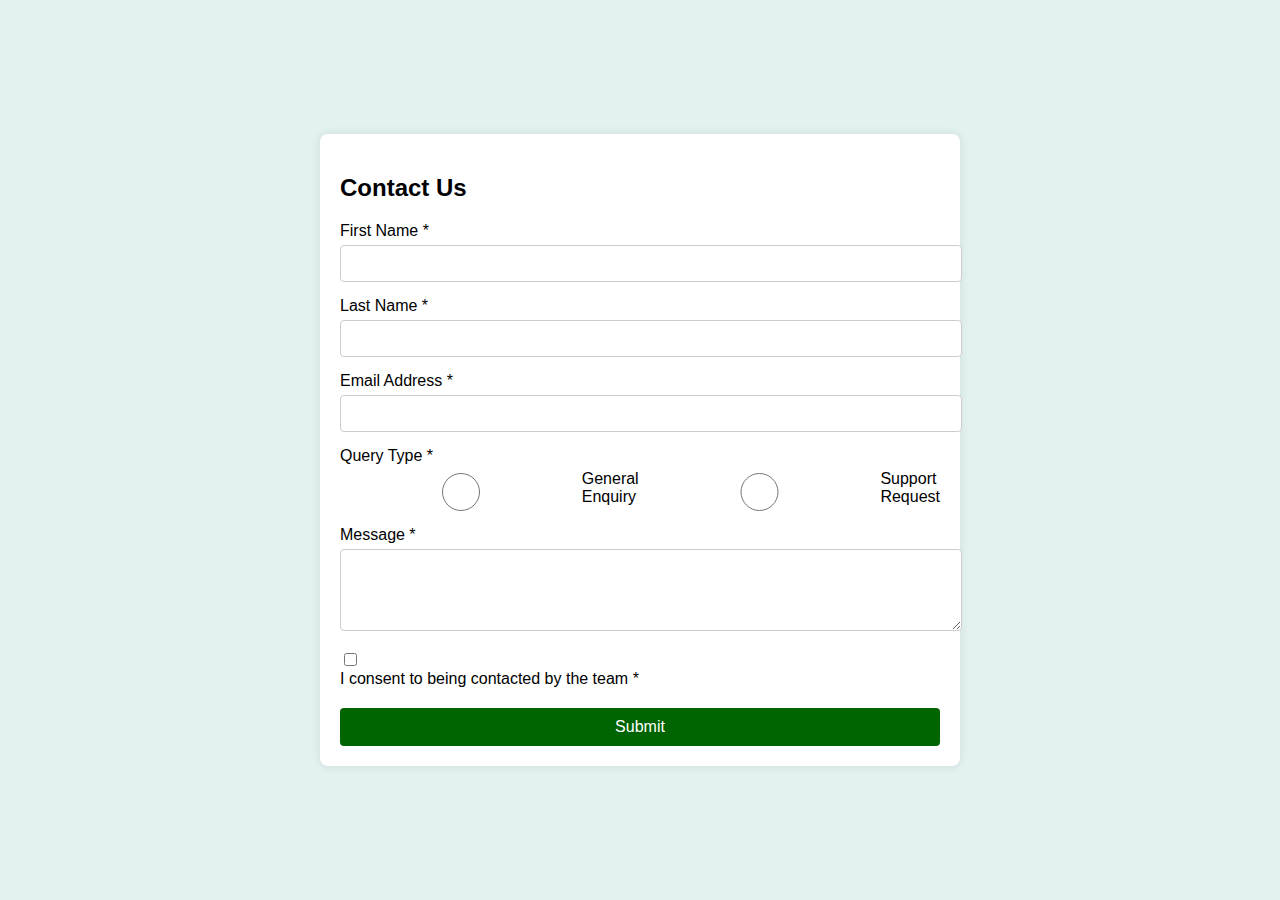
<file: contact form/index.html>
<!DOCTYPE html>
<html lang="en">
<head>
    <meta charset="UTF-8">
    <meta name="viewport" content="width=device-width, initial-scale=1.0">
    <title>Contact Us</title>
    <link rel="stylesheet" href="stylesheet.css">
</head>
<body>
    <div class="container">
        <form class="contact-form" id="contactForm">
            <h2>Contact Us</h2>
            <div class="flex"></div>
            <div class="form-group">
                <label for="firstName">First Name *</label>
                <input type="text" id="firstName" name="firstName" required>
            </div>
            <div class="form-group">
                <label for="lastName">Last Name *</label>
                <input type="text" id="lastName" name="lastName" required>
            </div>
            <div class="form-group">
                <label for="email">Email Address *</label>
                <input type="email" id="email" name="email" required>
            </div>
            <div class="form-group">
                <label>Query Type *</label>
                <div class="radio-group">
                    <input type="radio" id="generalEnquiry" name="queryType" value="General Enquiry" required>
                    <label for="generalEnquiry">General Enquiry</label>
                    <input type="radio" id="supportRequest" name="queryType" value="Support Request" required>
                    <label for="supportRequest">Support Request</label>
                </div>
            </div>
            <div class="form-group">
                <label for="message">Message *</label>
                <textarea id="message" name="message" rows="4" required></textarea>
            </div>
            <div class="form-group">
                <input type="checkbox" id="consent" name="consent" required>
                <label for="consent">I consent to being contacted by the team *</label>
            </div>
            <button type="submit">Submit</button>
        </form>
    </div>
    <script src="script.js"></script>
</body>
</html>
</file>
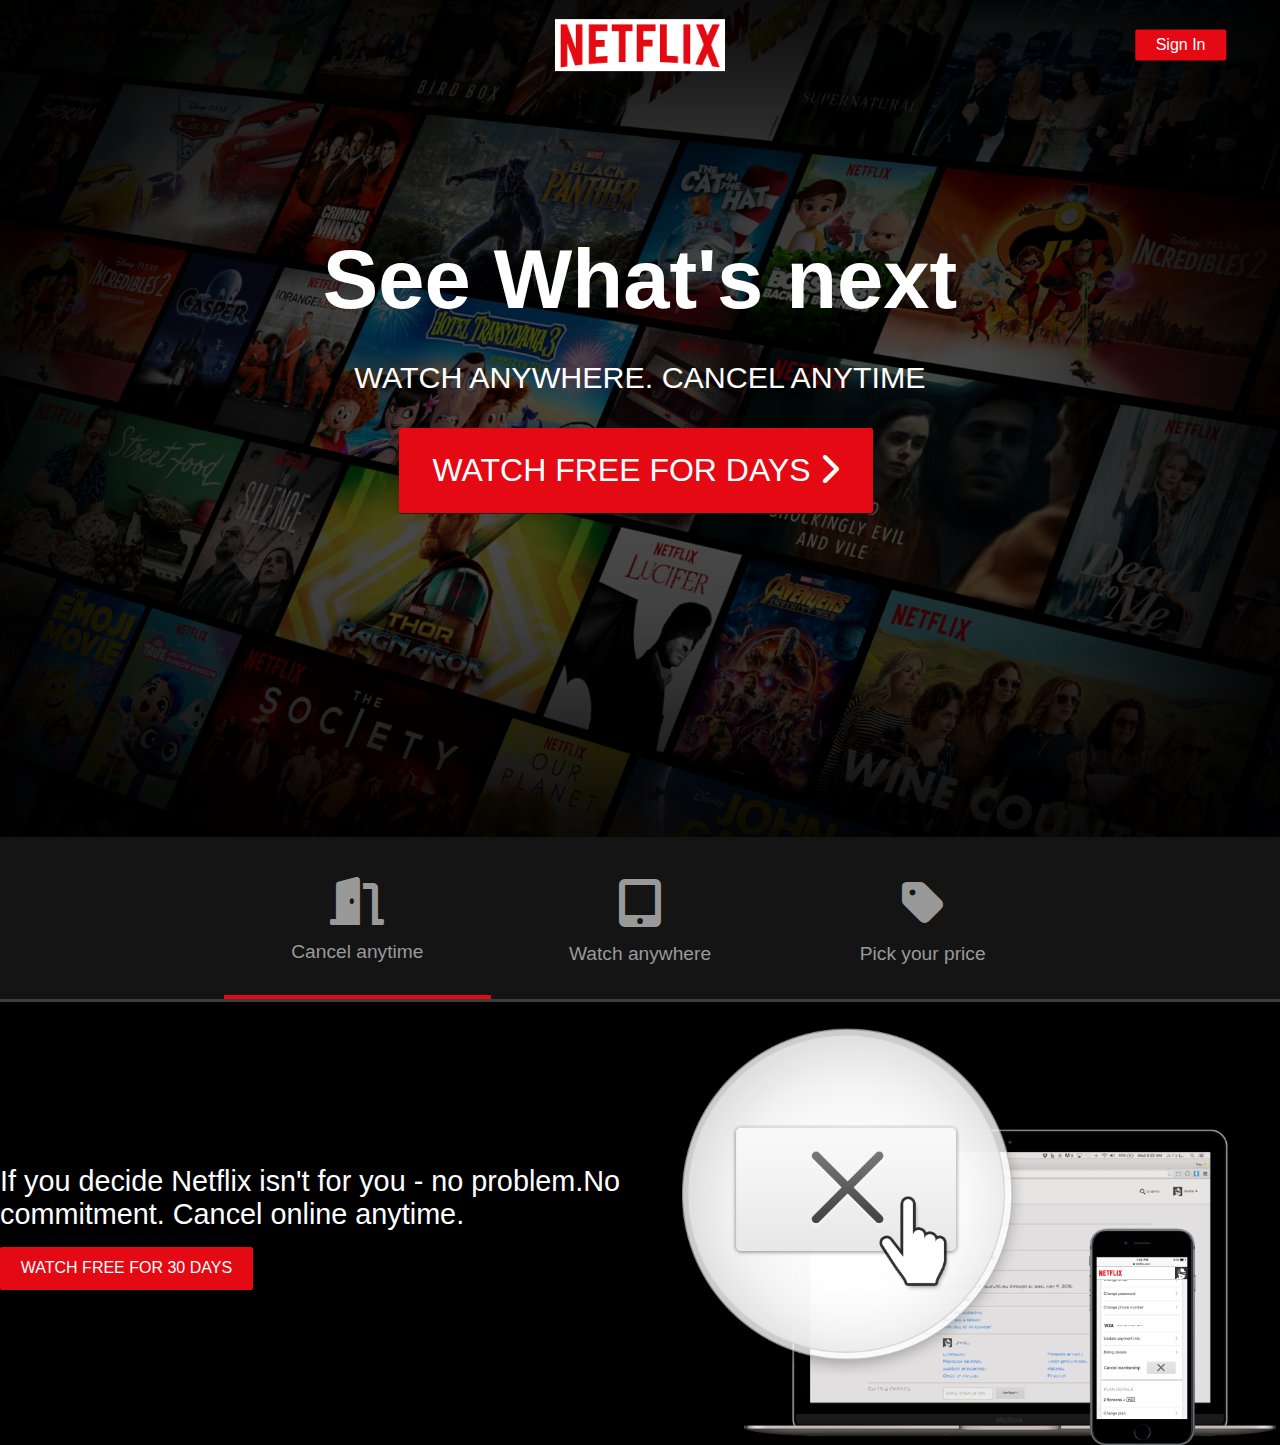
<file: netflix/index.html>
<!DOCTYPE html>
<html lang="en">

<head>
    <meta charset="UTF-8">
    <meta name="viewport" content="width=device-width, initial-scale=1.0">
    <link rel="stylesheet" href="https://cdnjs.cloudflare.com/ajax/libs/font-awesome/6.0.0/css/all.min.css">

    <link rel="stylesheet" href="style.css">
    <title>Netflix - Watch TV Shows Online, Watch Movies Online</title>
</head>

<body>
    <header class="showcase">
        <div class="showcase-top">
            <img src="image/logo2.png" alt="Netflix">
            <a href="#" class="btn btn-rounded">Sign In</a>
        </div>
        <div class="showcase-content">
            <h1>See What's next</h1>
            <p>Watch anywhere. Cancel anytime</p>
            <a href="#" class="btn btn-xl">
                Watch Free For Days <i class="fa-solid fa-chevron-right"></i>
            </a>
        </div>

    </header>

    <section class="tabs">
        <div class="container">
            <div id="tab-1" class="tab-item tab-border">
                <i class="fa-solid fa-door-open fa-3x"></i>
                <p class="hide-sm">Cancel anytime</p>
            </div>
            <div id="tab-2" class="tab-item">
                <i class="fa-solid fa-tablet-screen-button fa-3x"></i>
                <p class="hide-sm">Watch anywhere</p>
            </div>
            <div id="tab-3" class="tab-item">
                <i class="fa-solid fa-tag fa-3x"></i>
                <p class="hide-sm">Pick your price</p>
            </div>
        </div>
    </section>

    <section class="tab-content">
        <div class="conatiner">
            <!-- tab content 1 -->
             <div id="tab-1-content-1" class="tab-content-item show">
                <div class="tab-1-content-inner">
                    <div>
                        <p class="text-lg">
                            If you decide Netflix isn't for you - no problem.No commitment.
                            Cancel online anytime.
                        </p>
                        <a href="#" class="btn btn-lg">Watch free for 30 Days</a>
                    </div>
                    <img src="image/tab-content-1.png" alt="">

                </div>
             </div>
        </div>
    </section>

</body>

</html>
</file>
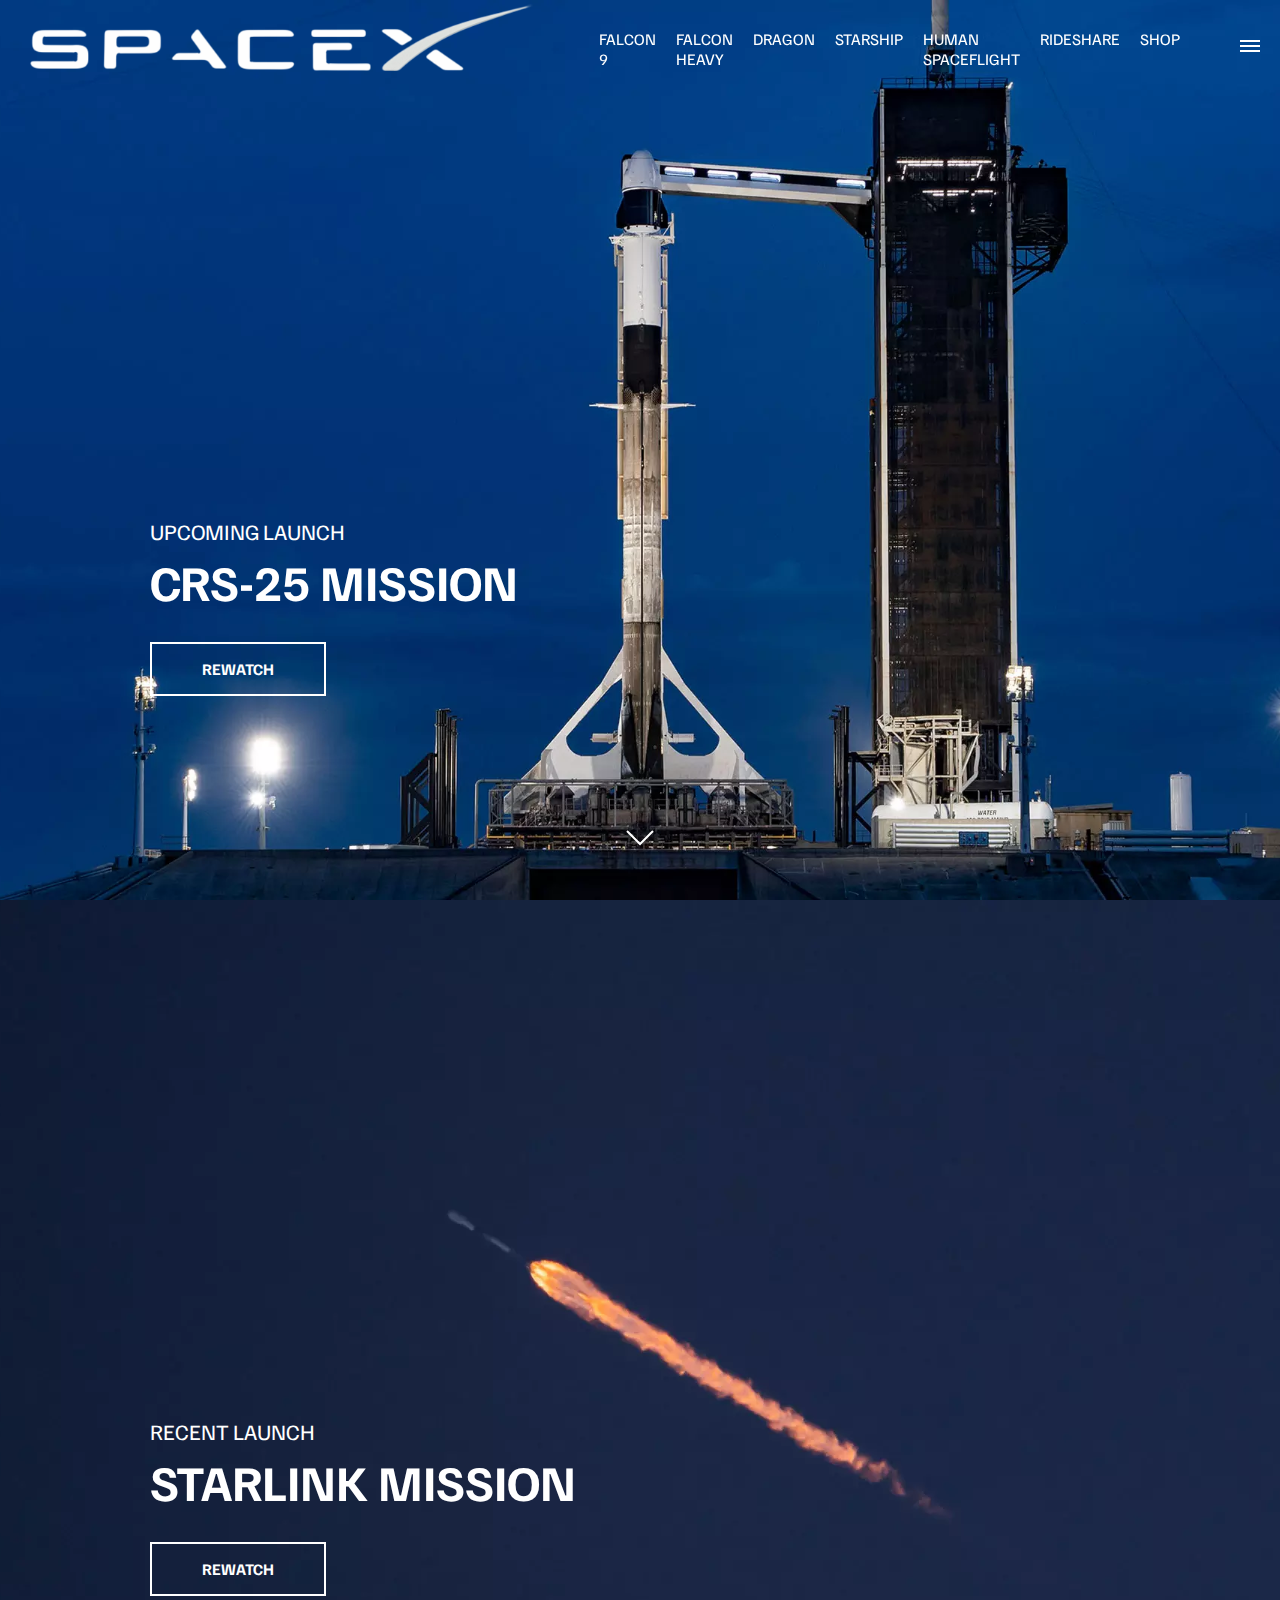
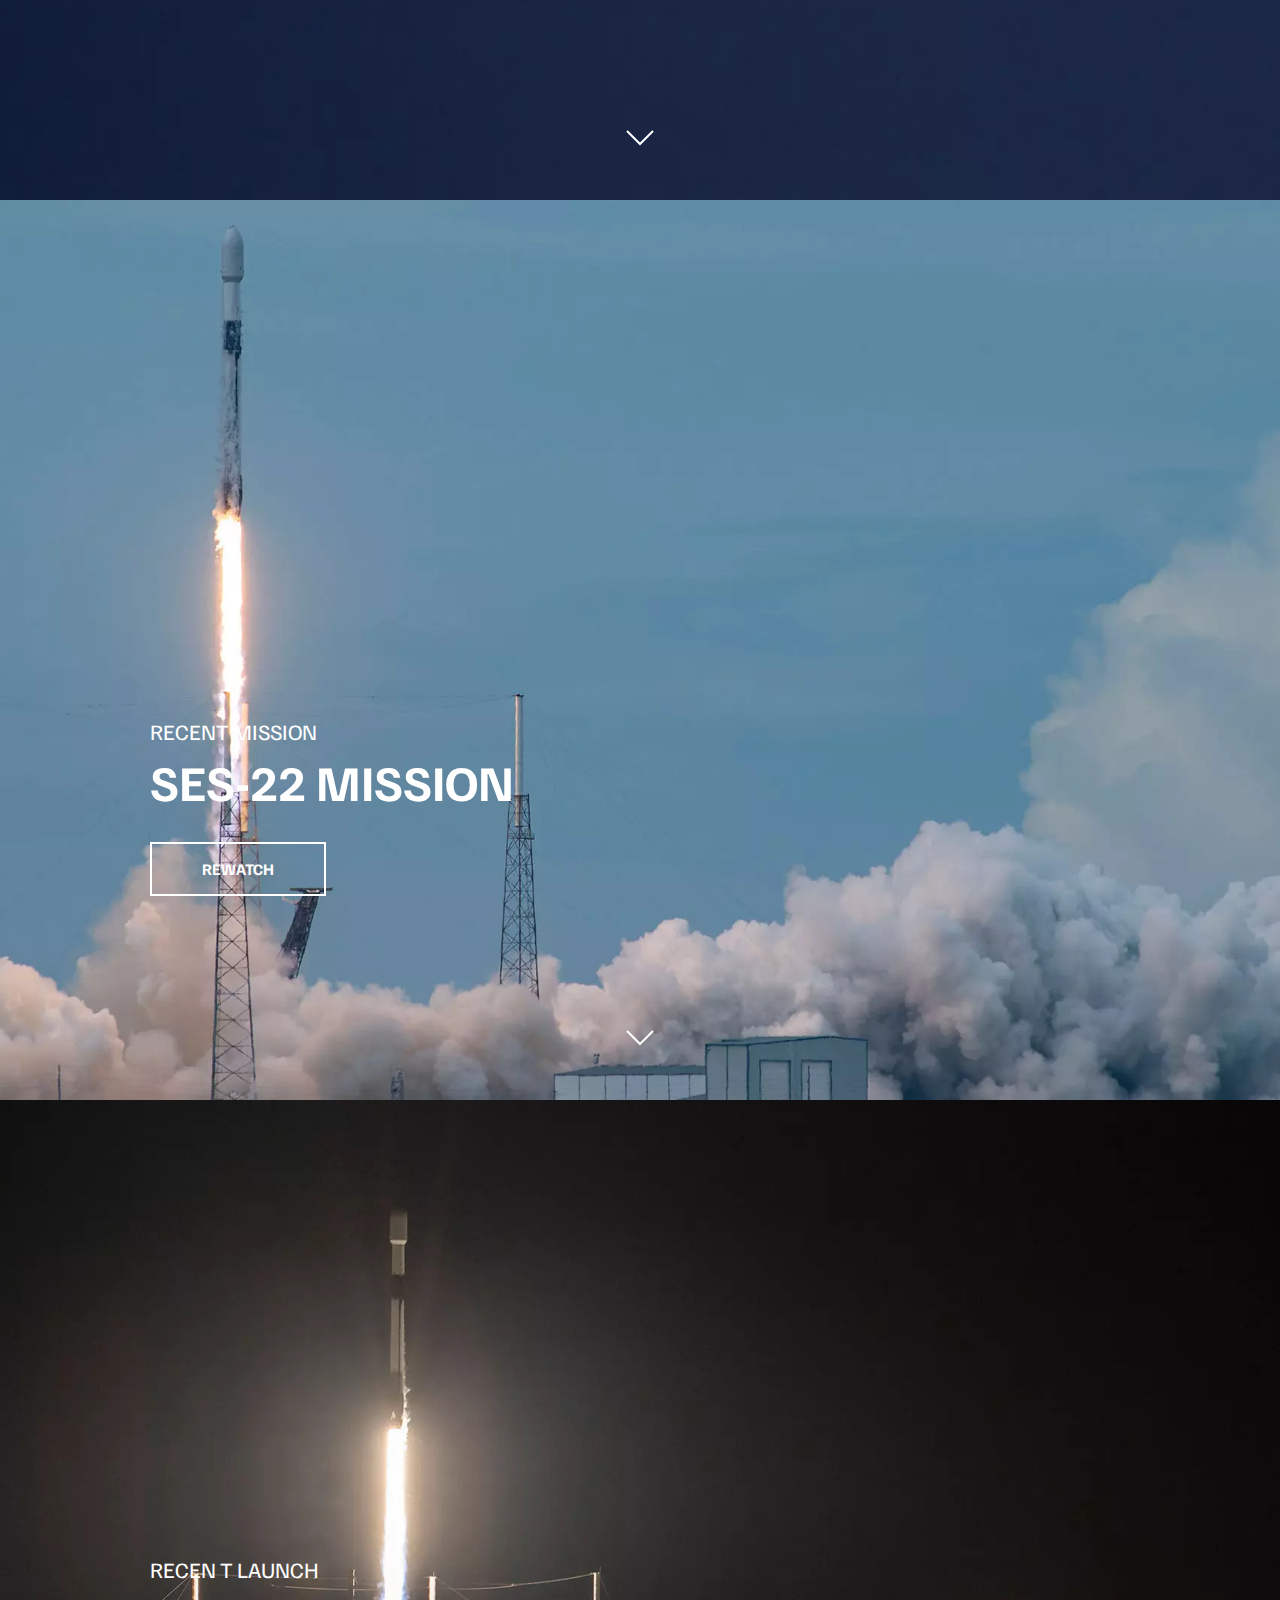
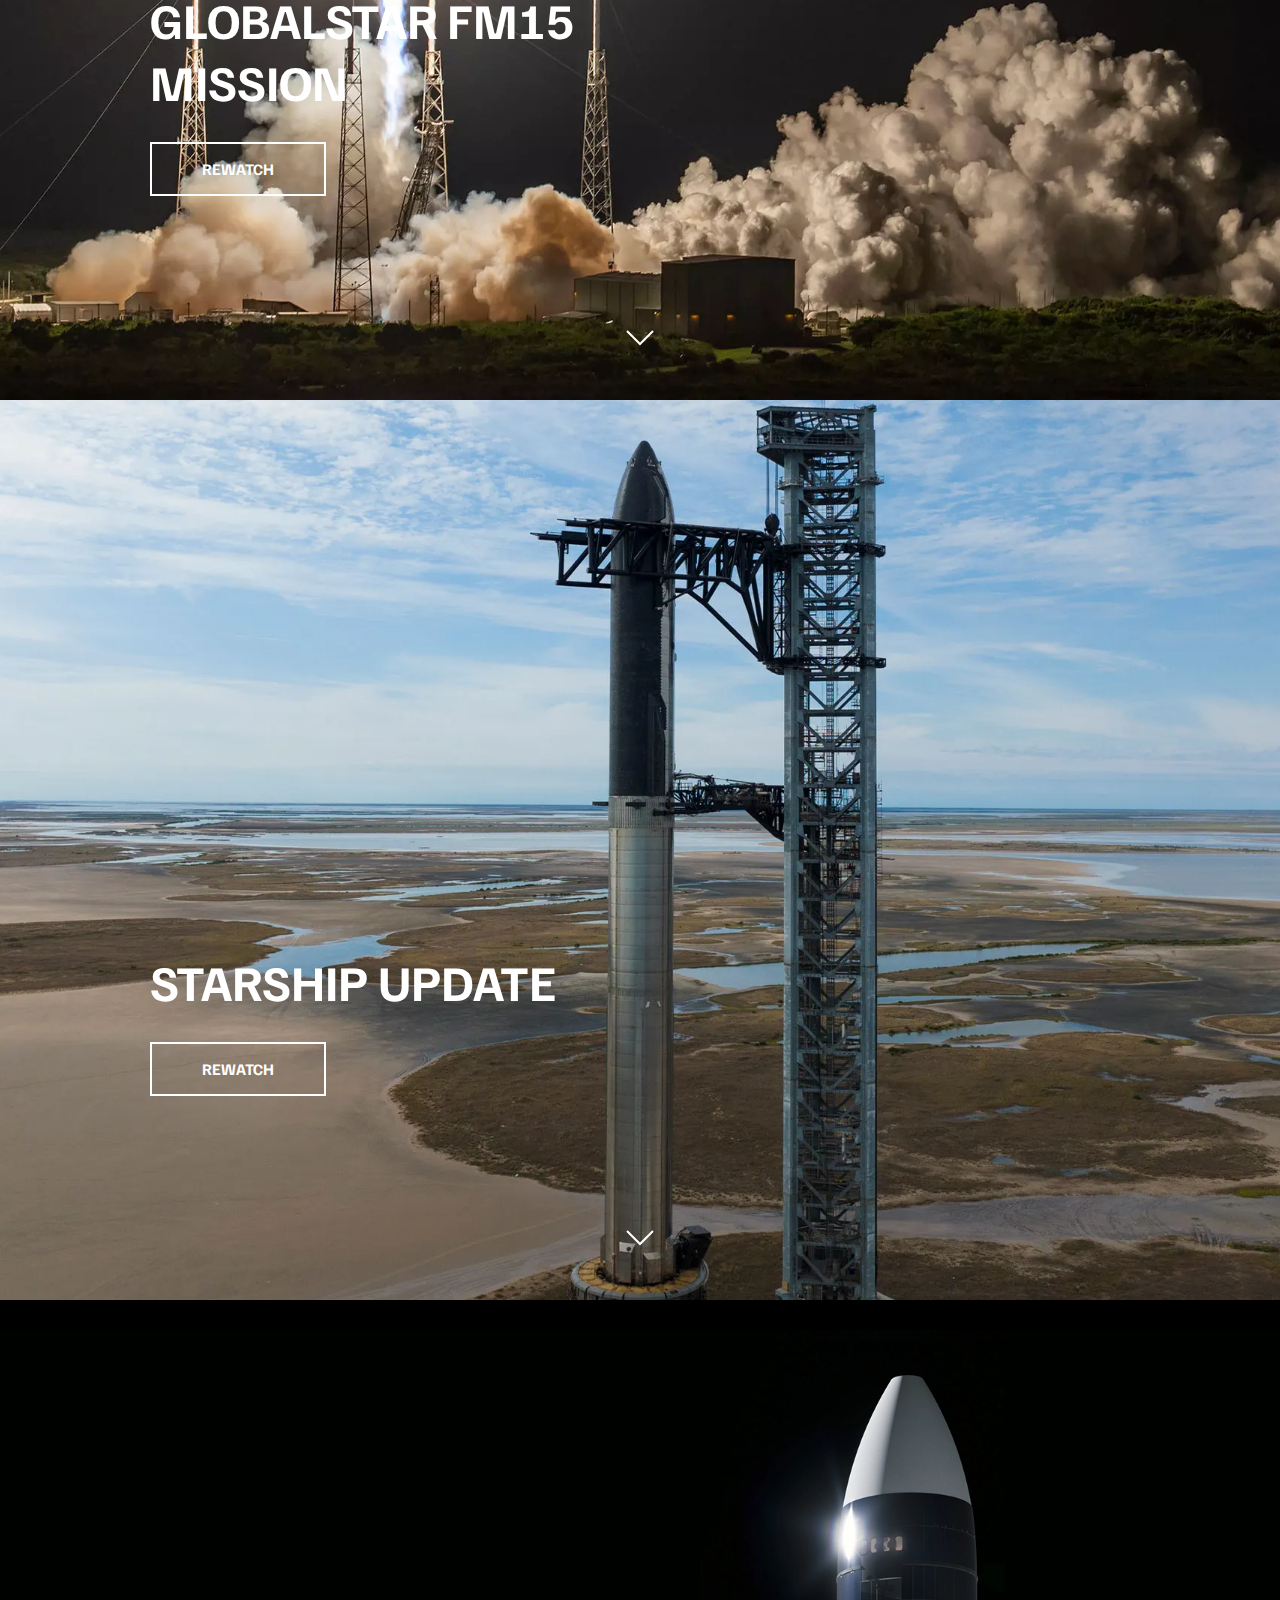
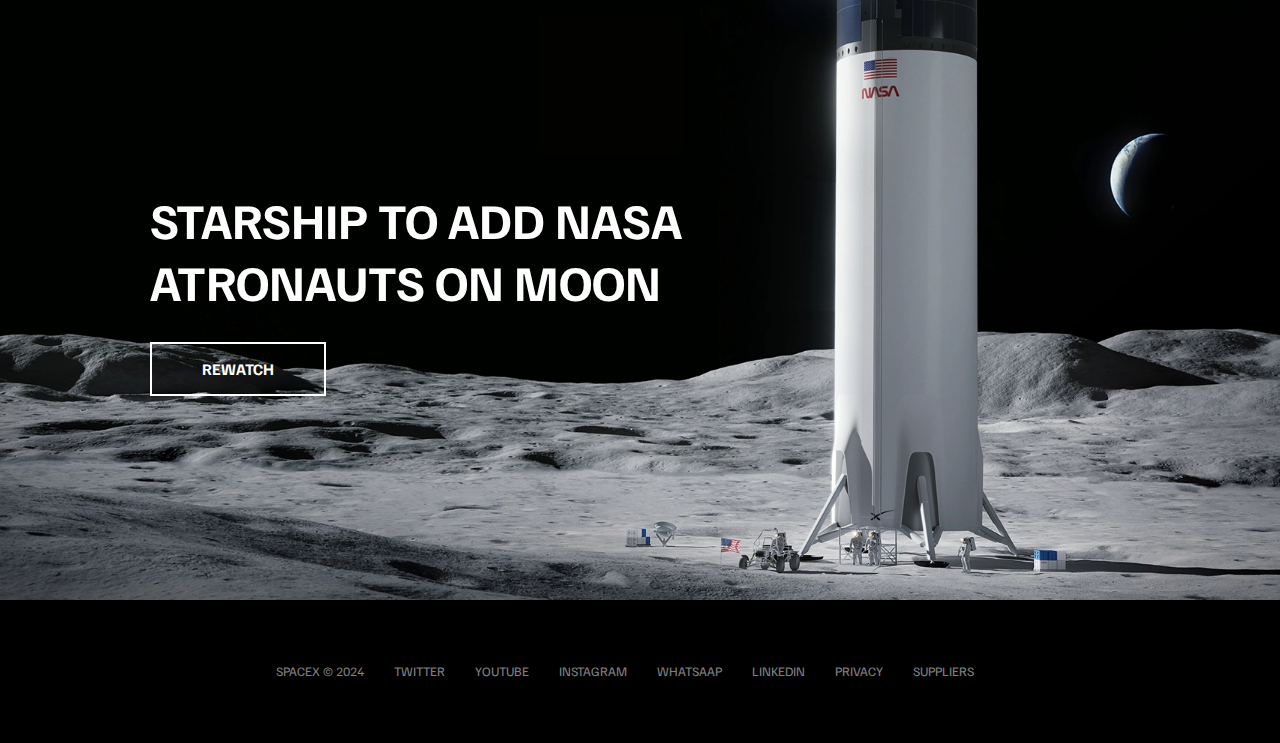
<file: spaceX/index.html>
<!DOCTYPE html>
<html lang="en">
<head>
    <meta charset="UTF-8">
    <meta name="viewport" content="width=device-width, initial-scale=1.0">
    <link rel="stylesheet" href="stylesheet.css">
    <script src="script.js" defer></script>
    <title>SpaceX</title>
</head>
<body>
    <div id="overlay"></div>
    <div id="mobile-menu" class="mobile-main-menu">
        <ul>
            <li><a href="#">Mission</a>
            <li><a href="#">Lunches</a>
            <li><a href="#">Careers</a>
            <li><a href="#">Updates</a>
            <li><a href="#">Shops</a>


                <li class="mobile-only"><a href="falcon9.html">Falcon 9</a></li>
                    <li class="mobile-only"><a href="falcon-heavy.html">Falcon heavy</a></li>
                    <li class="mobile-only"><a href="Dragon.html">Dragon</a></li>
                    <li class="mobile-only"><a href="#">Starship</a></li>
                    <li class="mobile-only"><a href="#">Human Spaceflight</a></li>
                    <li class="mobile-only"><a href="#">Rideshare</a></li> 
        </ul>

    </div>

    <header class="main-header">
        <div class="logo">
            <a href="index.html">
                <img src="img/logo.png" alt="SpaceX">
            </a>
            </div>
            <nav class="desktop-main-menu">
                <ul>
                    <li><a href="falcon9.html">Falcon 9</a></li>
                    <li><a href="falcon9-heavy.html">Falcon heavy</a></li>
                    <li><a href="Dragon.html">Dragon</a></li>
                    <li><a href="#">Starship</a></li>
                    <li><a href="#">Human Spaceflight</a></li>
                    <li><a href="#">Rideshare</a></li> 
                    <li><a href="#">Shop</a></li>
                </ul>

            </nav>
    </header>

    <!-- Hamburger menu -->
     <button id="menu-btn" class="hamburger " type="button">
        <span class="hamburger-top"></span>
        <span class="hamburger-middle"></span>
        <span class="hamburger-bottom"></span>

     </button>
    <!-- section A -->
     <section class="section-a">
        <div class="section-inner">
            <h4>Upcoming Launch</h4>
            <h2>CRS-25 Mission</h2>
            <a href="#" class="btn">
                <div class="hover"></div>
                <span>Rewatch</span>
            </a>
        </div>
        <div class="scroll-arrow">
            <svg width="30px" height="20px">
                <path
                stroke="#ffffff"
                fill="none"
                stroke-width="2px"
                d="M2.000,5.000 L15.00,18.000 L28.000,5.000"
                ></path>

            </svg>
        </div>
     </section>

     <!-- section B-->
     <section class="section-b">
        <div class="section-inner">
            <h4>Recent Launch</h4>
            <h2>Starlink Mission</h2>
            <a href="#" class="btn">
                <div class="hover"></div>
                <span>Rewatch</span>
            </a>
        </div>
        <div class="scroll-arrow">
            <svg width="30px" height="20px">
                <path
                stroke="#ffffff"
                fill="none"
                stroke-width="2px"
                d="M2.000,5.000 L15.00,18.000 L28.000,5.000"
                ></path>

            </svg>
        </div>
     </section>

     <!-- section C -->
     <section class="section-c">
        <div class="section-inner">
            <h4>Recent Mission</h4>
            <h2>SES-22 Mission</h2>
            <a href="#" class="btn">
                <div class="hover"></div>
                <span>Rewatch</span>
            </a>
        </div>
        <div class="scroll-arrow">
            <svg width="30px" height="20px">
                <path
                stroke="#ffffff"
                fill="none"
                stroke-width="2px"
                d="M2.000,5.000 L15.00,18.000 L28.000,5.000"
                ></path>

            </svg>
        </div>
     </section>

     <!-- section D -->
     <section class="section-d">
        <div class="section-inner">
            <h4>Recen t Launch</h4>
            <h2>Globalstar FM15 Mission</h2>
            <a href="#" class="btn">
                <div class="hover"></div>
                <span>Rewatch</span>
            </a>
        </div>
        <div class="scroll-arrow">
            <svg width="30px" height="20px">
                <path
                stroke="#ffffff"
                fill="none"
                stroke-width="2px"
                d="M2.000,5.000 L15.00,18.000 L28.000,5.000"
                ></path>

            </svg>
        </div>
     </section>

     <!-- section E -->
     <section class="section-e">
        <div class="section-inner"> 
            <h2>Starship update</h2>
            <a href="#" class="btn">
                <div class="hover"></div>
                <span>Rewatch</span>
            </a>
        </div>
        <div class="scroll-arrow">
            <svg width="30px" height="20px">
                <path
                stroke="#ffffff"
                fill="none"
                stroke-width="2px"
                d="M2.000,5.000 L15.00,18.000 L28.000,5.000"
                ></path>

            </svg>
        </div>
     </section>

     <!-- section F -->
     <section class="section-f">
        <div class="section-inner">
            <h2>Starship to add NASA atronauts on moon</h2>
            <a href="#" class="btn">
                <div class="hover"></div>
                <span>Rewatch</span>
            </a>
        </div>
     </section>
     <footer>
        <ul>
          <li>SpaceX &copy; 2024</li>  
          <li><a href="#">Twitter</a></li>
          <li><a href="#">Youtube</a></li>
          <li><a href="#">Instagram</a></li>
          <li><a href="#">Whatsaap</a></li>
          <li><a href="#">LinkedIn</a></li>
          <li><a href="#">Privacy</a></li>
          <li><a href="#">Suppliers</a></li>
        </ul>
     </footer>
</body>
</html>
</file>
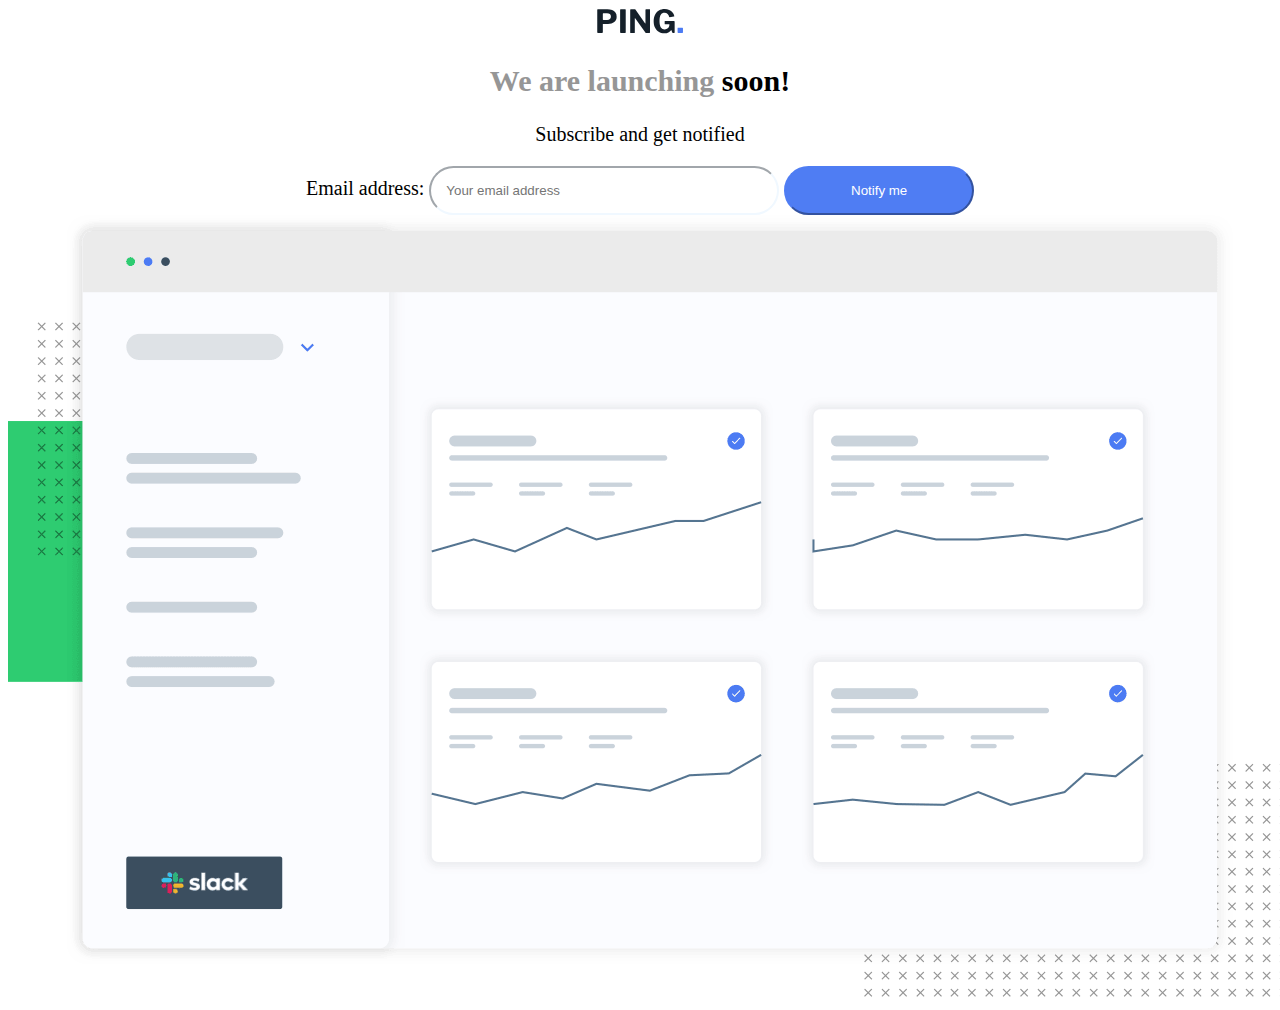
<file: work4/index.html>
<!DOCTYPE html>
<html lang="en">
<head>
    <meta charset="UTF-8">
    <meta name="viewport" content="width=device-width, initial-scale=1.0">
    <link rel="stylesheet" href="style.css">
    <title>PING</title>
    </head>
    <body>
        <div class="container">
        <img src="image/logo.svg" alt="">
    <h2>
        <span class="color1">We are launching</span>
        <span class="color2">soon!</span>
        </h2>
        <p>Subscribe and get notified</p>
        <label for="email">Email address:</label>
<input type="email" id="email" name="email" placeholder="Your email address" autocomplete="email">
<button type="button" id="notifyButton">Notify me</button>

        <img src="image/illustration-dashboard.png" alt="">
        
        <div id="errorText" class="error"></div>
        
        
        
        
        </div>
    <script src="script.js"></script>
</body>
</html>
</file>
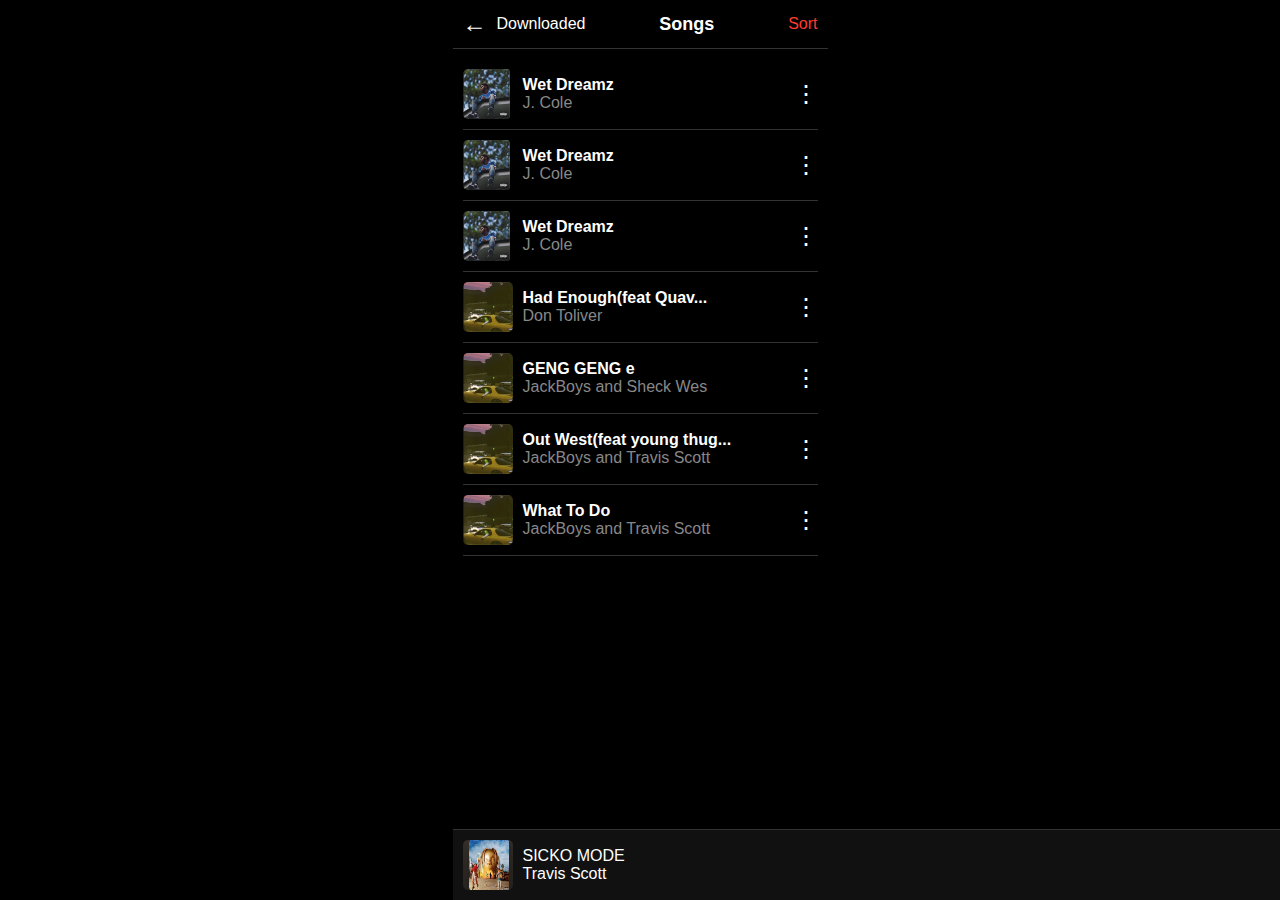
<file: work5/index.html>
<!DOCTYPE html>
<html lang="en">
<head>
    <meta charset="UTF-8">
    <meta name="viewport" content="width=device-width, initial-scale=1.0">
    <title>Music Library</title>
    <link rel="stylesheet" href="style.css">
</head>
<body>
    <div class="container">
        <header>
            <div class="back">
                <span class="icon">&#8592;</span>
                <span>Downloaded</span>
            </div>
            <div class="title">Songs</div>
            <div class="sort">Sort</div>
        </header>
        <main>
            <ul class="song-list">
                <!-- Repeat this block for each song -->
                <li class="song-item">
                    <img src="2024_06_19_09_49_IMG_7835 (2).PNG" alt="Album Cover" class="album-cover">
                    <div class="song-info">
                        <div class="song-title">Wet Dreamz</div>
                        <div class="artist-name">J. Cole</div>
                    </div>
                        <div class="options">&#8942;</div>
                </li>

                        <li class="song-item">
                            <img src="2024_06_19_09_49_IMG_7835 (2).PNG" alt="Album Cover" class="album-cover">
                            <div class="song-info">
                                <div class="song-title">Wet Dreamz</div>
                                <div class="artist-name">J. Cole</div>
                            </div>
                            <div class="options">&#8942;</div>
                    </li>

                                <li class="song-item">
                                    <img src="2024_06_19_09_49_IMG_7835 (2).PNG" alt="Album Cover" class="album-cover">
                                    <div class="song-info">
                                        <div class="song-title">Wet Dreamz</div>
                                        <div class="artist-name">J. Cole</div>
                                    </div>
                                    <div class="options">&#8942;</div>
                            </li>

                                        <li class="song-item">
                                            <img src="2024_06_19_09_49_IMG_7835 (5).PNG" alt="Album Cover" class="album-cover">
                                            <div class="song-info">
                                                <div class="song-title">Had Enough(feat Quav...</div>
                                                <div class="artist-name">Don Toliver</div>
                                            </div>
                                            <div class="options">&#8942;</div>
                                    </li>

                                                <li class="song-item">
                                                    <img src="2024_06_19_09_49_IMG_7835 (5).PNG" alt="Album Cover" class="album-cover">
                                                    <div class="song-info">
                                                        <div class="song-title">GENG GENG e</div>
                                                        <div class="artist-name">JackBoys and Sheck Wes</div>
                                                    </div>
                                                    <div class="options">&#8942;</div>
                                            </li>

                                                        <li class="song-item">
                                                            <img src="2024_06_19_09_49_IMG_7835 (5).PNG" alt="Album Cover" class="album-cover">
                                                            <div class="song-info">
                                                                <div class="song-title">Out West(feat young thug...</div>
                                                                <div class="artist-name">JackBoys and Travis Scott</div>
                                                            </div>
                                                            <div class="options">&#8942;</div>
                                                    </li>
                                                                
                                                                

                                                                <li class="song-item">
                                                                    <img src="2024_06_19_09_49_IMG_7835 (5).PNG" alt="Album Cover" class="album-cover">
                                                                    <div class="song-info">
                                                                        <div class="song-title">What To Do</div>
                                                                        <div class="artist-name">JackBoys and Travis Scott</div>
                    </div>
                    <div class="options">&#8942;</div>
                    
                </li>
                <!-- Add more songs as needed -->
            </ul>
        </main>
        <footer>
            <div class="now-playing">
                <img src="2024_06_19_09_49_IMG_7835 (3).PNG" alt="Now Playing Cover" class="now-playing-cover">
                <div class="now-playing-info">
                    <div class="now-playing-title">SICKO MODE</div>
                    <div class="now-playing-artist">Travis Scott</div>
                </div>
                <div class="controls">
                    <button class="control-btn"><i class="fas fa-pause"></i></button>
                    <button class="control-btn"><i class="fas fa-play"></i></button>
                </div>
            </div>
        </footer>
    </div>
    <script src="script.js"></script>
</body>
</html>
</file>
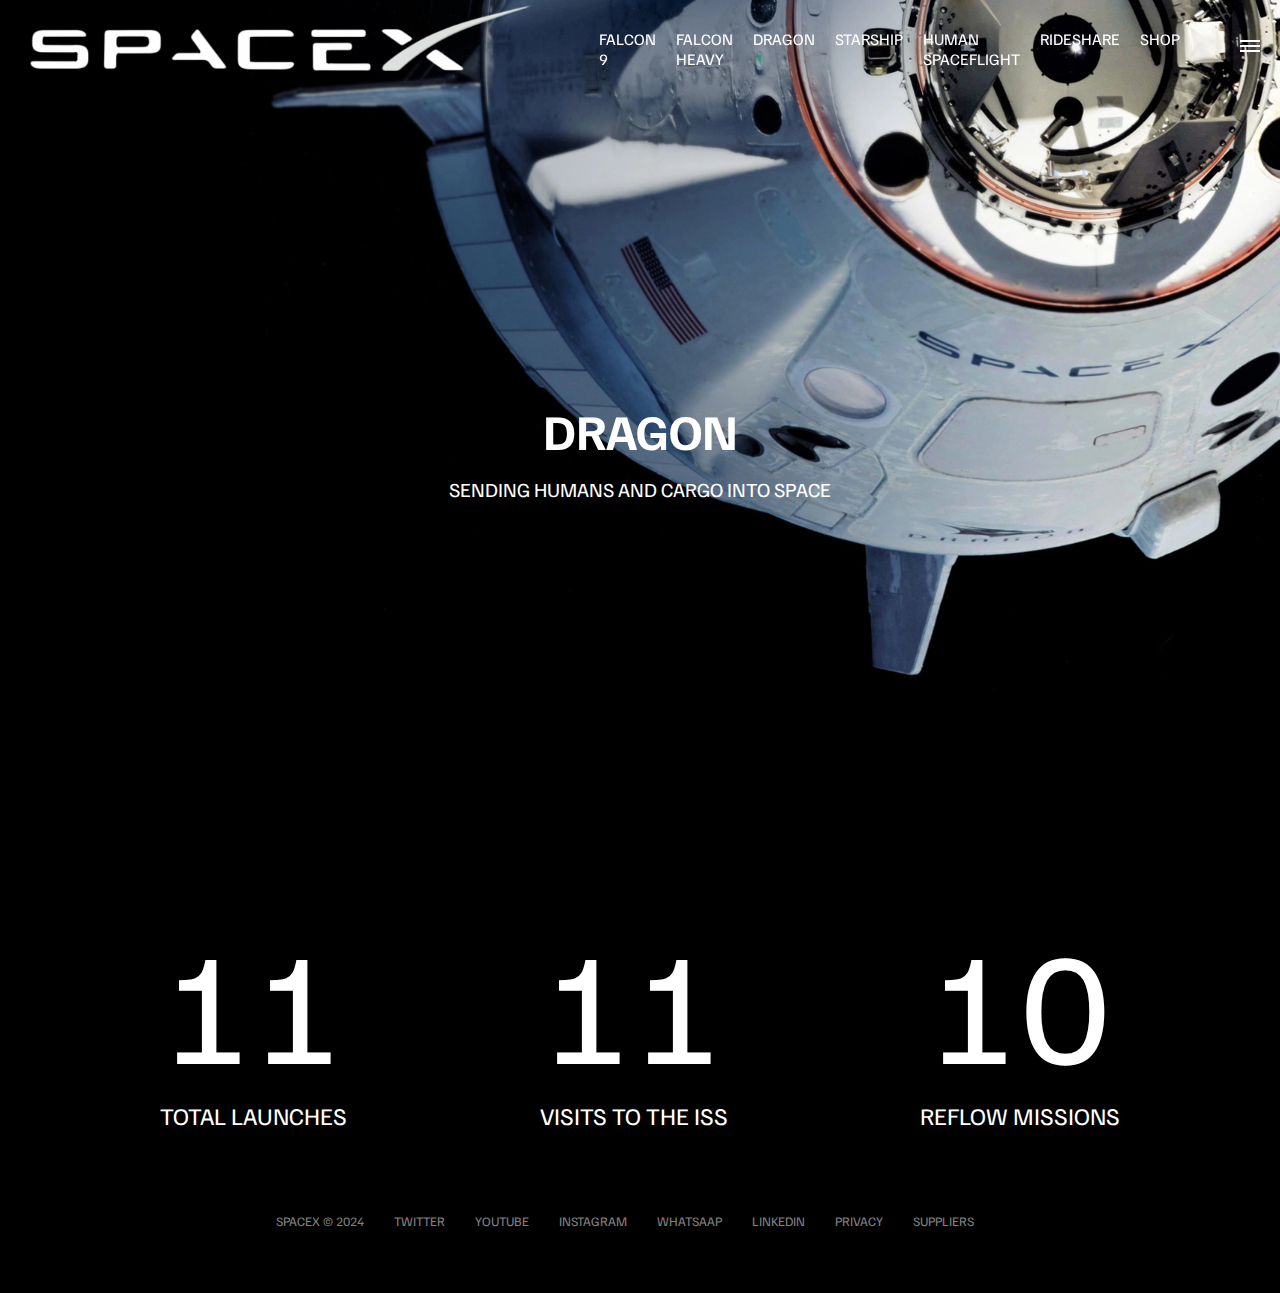
<file: spaceX/dragon.html>
<!DOCTYPE html>
<html lang="en">
<head>
    <meta charset="UTF-8">
    <meta name="viewport" content="width=device-width, initial-scale=1.0">
    <link rel="stylesheet" href="stylesheet.css">
    <script src="script.js" defer></script>
    <title>SpaceX - Dragon </title>
</head>
<body>
    <div id="overlay"></div>
    <div id="mobile-menu" class="mobile-main-menu">
        <ul>
            <li><a href="#">Mission</a>
            <li><a href="#">Lunches</a>
            <li><a href="#">Careers</a>
            <li><a href="#">Updates</a>
            <li><a href="#">Shops</a>


                <li class="mobile-only"><a href="falcon9.html">Falcon 9</a></li>
                    <li class="mobile-only"><a href="falcon9-heavy.html">Falcon heavy</a></li>
                    <li class="mobile-only"><a href="Dragon.html">Dragon</a></li>
                    <li class="mobile-only"><a href="#">Starship</a></li>
                    <li class="mobile-only"><a href="#">Human Spaceflight</a></li>
                    <li class="mobile-only"><a href="#">Rideshare</a></li> 
        </ul>

    </div>

    <header class="main-header">
        <div class="logo">
            <a href="index.html">
                <img src="img/logo.png" alt="SpaceX">
            </a>
            </div>
            <nav class="desktop-main-menu">
                <ul>
                    <li><a href="falcon9.html">Falcon 9</a></li>
                    <li><a href="falcon9-heavy.html">Falcon heavy</a></li>
                    <li><a href="Dragon.html">Dragon</a></li>
                    <li><a href="#">Starship</a></li>
                    <li><a href="#">Human Spaceflight</a></li>
                    <li><a href="#">Rideshare</a></li> 
                    <li><a href="#">Shop</a></li>
                </ul>

            </nav>
    </header>

    <!-- Hamburger menu -->
     <button id="menu-btn" class="hamburger " type="button">
        <span class="hamburger-top"></span>
        <span class="hamburger-middle"></span>
        <span class="hamburger-bottom"></span>

     </button>
    <section class="section-animate bg-dragon"></section>
    <div class="section-inner-center">
        <h3>Dragon</h3>
        <p>Sending humans and cargo into space</p>
    </div>

    <div class="stats">
        <div>
            <span class="counter" data-target="34">0</span>
            <h4>Total Launches</h4>
        </div>
        <div>
            <span class="counter" data-target="31">0</span>
            <h4>Visits to the ISS</h4>
        </div>
        <div>
            <span class="counter" data-target="13">0</span>
            <h4>Reflow Missions</h4>
        </div>
    </div>
     <footer>
        <ul>
          <li>SpaceX &copy; 2024</li>  
          <li><a href="#">Twitter</a></li>
          <li><a href="#">Youtube</a></li>
          <li><a href="#">Instagram</a></li>
          <li><a href="#">Whatsaap</a></li>
          <li><a href="#">LinkedIn</a></li>
          <li><a href="#">Privacy</a></li>
          <li><a href="#">Suppliers</a></li>
        </ul>
     </footer>
</body>
</html>
</file>
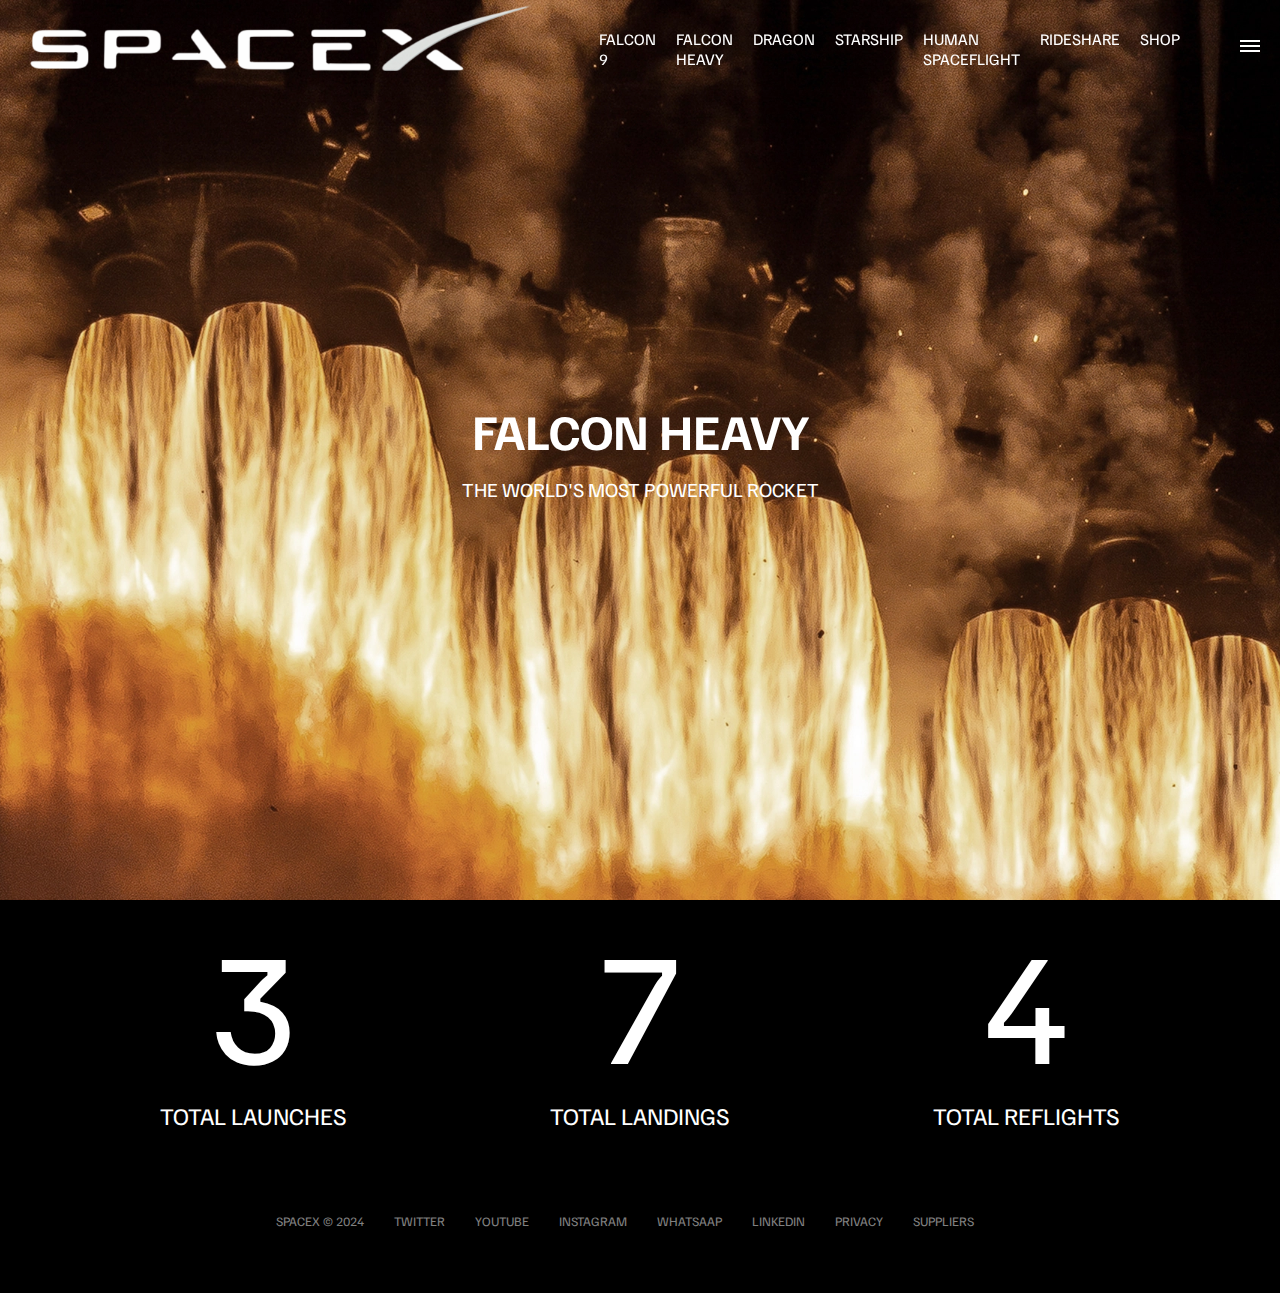
<file: spaceX/falcon-heavy.html>
<!DOCTYPE html>
<html lang="en">
<head>
    <meta charset="UTF-8">
    <meta name="viewport" content="width=device-width, initial-scale=1.0">
    <link rel="stylesheet" href="stylesheet.css">
    <script src="script.js" defer></script>
    <title>SpaceX - Falcon heavy</title>
</head>
<body>
    <div id="overlay"></div>
    <div id="mobile-menu" class="mobile-main-menu">
        <ul>
            <li><a href="#">Mission</a>
            <li><a href="#">Lunches</a>
            <li><a href="#">Careers</a>
            <li><a href="#">Updates</a>
            <li><a href="#">Shops</a>


                <li class="mobile-only"><a href="falcon9.html">Falcon 9</a></li>
                    <li class="mobile-only"><a href="falcon-heavy.html">Falcon heavy</a></li>
                    <li class="mobile-only"><a href="Dragon.html">Dragon</a></li>
                    <li class="mobile-only"><a href="#">Starship</a></li>
                    <li class="mobile-only"><a href="#">Human Spaceflight</a></li>
                    <li class="mobile-only"><a href="#">Rideshare</a></li> 
        </ul>

    </div>

    <header class="main-header">
        <div class="logo">
            <a href="index.html">
                <img src="img/logo.png" alt="SpaceX">
            </a>
            </div>
            <nav class="desktop-main-menu">
                <ul>
                    <li><a href="falcon9.html">Falcon 9</a></li>
                    <li><a href="falcon-heavy.html">Falcon heavy</a></li>
                    <li><a href="Dragon.html">Dragon</a></li>
                    <li><a href="#">Starship</a></li>
                    <li><a href="#">Human Spaceflight</a></li>
                    <li><a href="#">Rideshare</a></li> 
                    <li><a href="#">Shop</a></li>
                </ul>

            </nav>
    </header>

    <!-- Hamburger menu -->
     <button id="menu-btn" class="hamburger " type="button">
        <span class="hamburger-top"></span>
        <span class="hamburger-middle"></span>
        <span class="hamburger-bottom"></span>

     </button>
    <section class="section-animate bg-falcon-heavy"></section>
    <div class="section-inner-center">
        <h3>Falcon heavy</h3>
        <p>The world's most powerful rocket</p>
    </div>

    <div class="stats">
        <div>
            <span class="counter" data-target="3">0</span>
            <h4>Total Launches</h4>
        </div>
        <div>
            <span class="counter" data-target="7">0</span>
            <h4>Total Landings</h4>
        </div>
        <div>
            <span class="counter" data-target="4">0</span>
            <h4>Total Reflights</h4>
        </div>
    </div>
     <footer>
        <ul>
          <li>SpaceX &copy; 2024</li>  
          <li><a href="#">Twitter</a></li>
          <li><a href="#">Youtube</a></li>
          <li><a href="#">Instagram</a></li>
          <li><a href="#">Whatsaap</a></li>
          <li><a href="#">LinkedIn</a></li>
          <li><a href="#">Privacy</a></li>
          <li><a href="#">Suppliers</a></li>
        </ul>
     </footer>
</body>
</html>
</file>
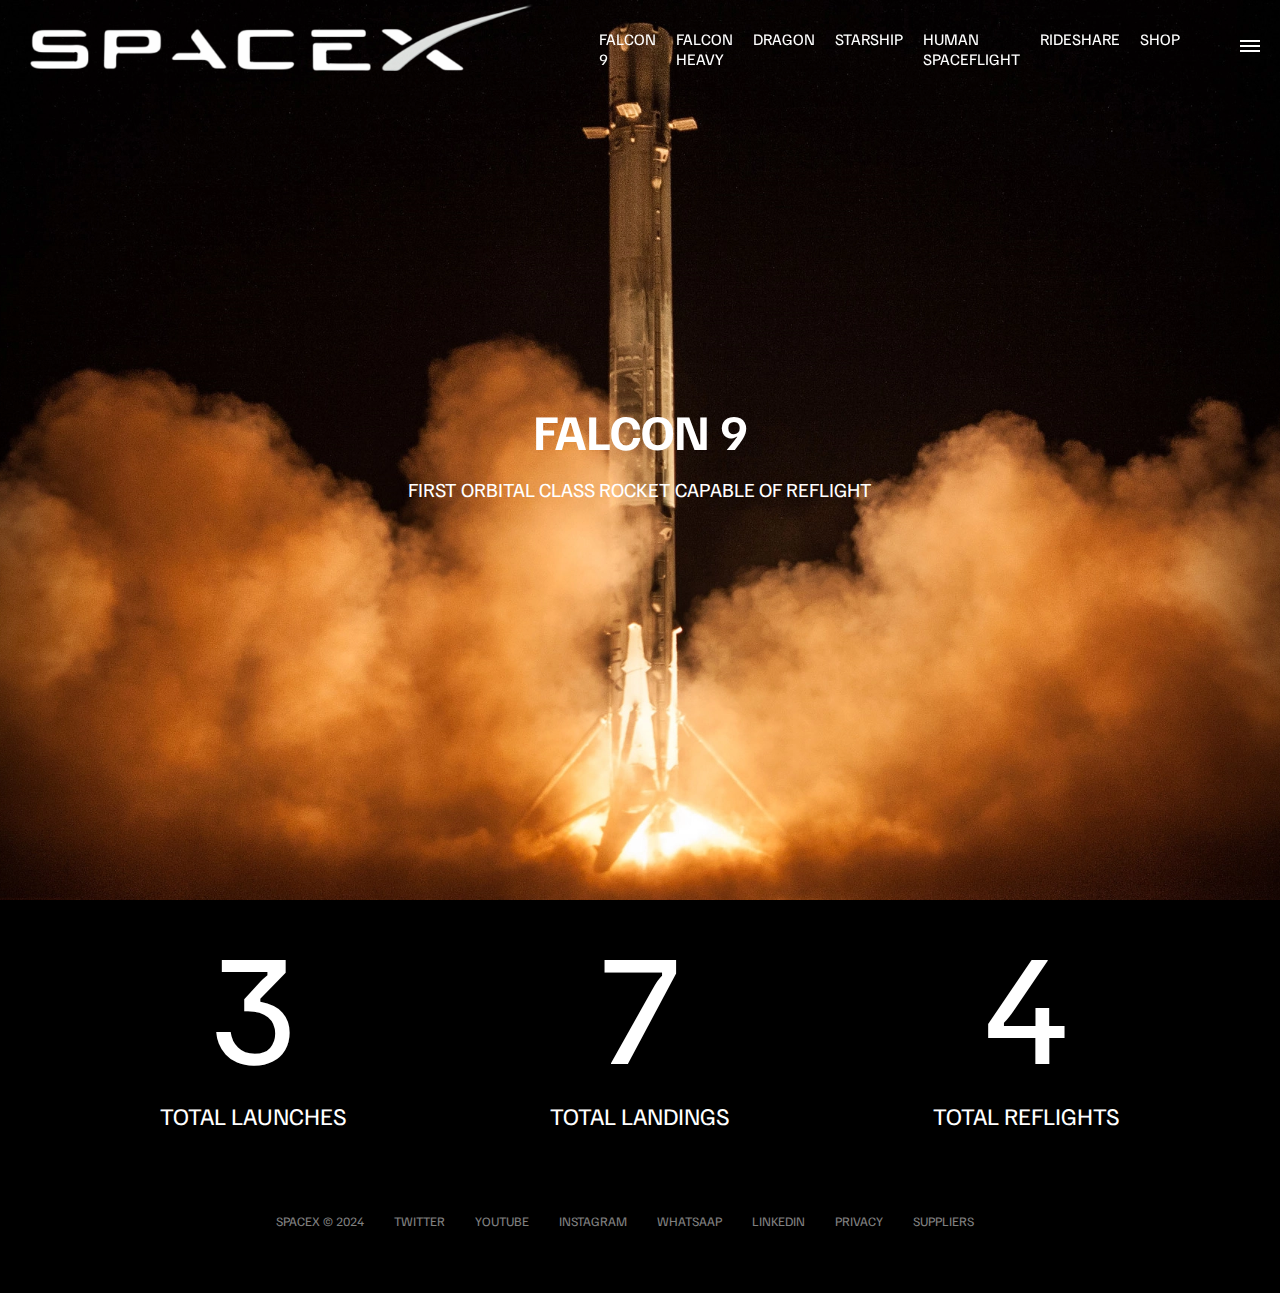
<file: spaceX/falcon9.html>
<!DOCTYPE html>
<html lang="en">
<head>
    <meta charset="UTF-8">
    <meta name="viewport" content="width=device-width, initial-scale=1.0">
    <link rel="stylesheet" href="stylesheet.css">
    <script src="script.js" defer></script>
    <title>SpaceX - Falcon 9</title>
</head>
<body>
    <div id="overlay"></div>
    <div id="mobile-menu" class="mobile-main-menu">
        <ul>
            <li><a href="#">Mission</a>
            <li><a href="#">Lunches</a>
            <li><a href="#">Careers</a>
            <li><a href="#">Updates</a>
            <li><a href="#">Shops</a>


                <li class="mobile-only"><a href="falcon9.html">Falcon 9</a></li>
                    <li class="mobile-only"><a href="falcon-heavy.html">Falcon heavy</a></li>
                    <li class="mobile-only"><a href="Dragon.html">Dragon</a></li>
                    <li class="mobile-only"><a href="#">Starship</a></li>
                    <li class="mobile-only"><a href="#">Human Spaceflight</a></li>
                    <li class="mobile-only"><a href="#">Rideshare</a></li> 
        </ul>

    </div>

    <header class="main-header">
        <div class="logo">
            <a href="index.html">
                <img src="img/logo.png" alt="SpaceX">
            </a>
            </div>
            <nav class="desktop-main-menu">
                <ul>
                    <li><a href="falcon9.html">Falcon 9</a></li>
                    <li><a href="falcon-heavy.html">Falcon heavy</a></li>
                    <li><a href="Dragon.html">Dragon</a></li>
                    <li><a href="#">Starship</a></li>
                    <li><a href="#">Human Spaceflight</a></li>
                    <li><a href="#">Rideshare</a></li> 
                    <li><a href="#">Shop</a></li>
                </ul>

            </nav>
    </header>

    <!-- Hamburger menu -->
     <button id="menu-btn" class="hamburger " type="button">
        <span class="hamburger-top"></span>
        <span class="hamburger-middle"></span>
        <span class="hamburger-bottom"></span>

     </button>
    <section class="section-animate bg-falcon-9"></section>
    <div class="section-inner-center">
        <h3>Falcon 9</h3>
        <p>First orbital class rocket capable of reflight</p>
    </div>

    <div class="stats">
        <div>
            <span class="counter" data-target="3">0</span>
            <h4>Total Launches</h4>
        </div>
        <div>
            <span class="counter" data-target="7">0</span>
            <h4>Total Landings</h4>
        </div>
        <div>
            <span class="counter" data-target="4">0</span>
            <h4>Total Reflights</h4>
        </div>
    </div>
     <footer>
        <ul>
          <li>SpaceX &copy; 2024</li>  
          <li><a href="#">Twitter</a></li>
          <li><a href="#">Youtube</a></li>
          <li><a href="#">Instagram</a></li>
          <li><a href="#">Whatsaap</a></li>
          <li><a href="#">LinkedIn</a></li>
          <li><a href="#">Privacy</a></li>
          <li><a href="#">Suppliers</a></li>
        </ul>
     </footer>
</body>
</html>
</file>
<file: contact form/stylesheet.css>
body {
    font-family: Arial, sans-serif;
    background-color: #e3f2f1;
    display: flex;
    justify-content: center;
    align-items: center;
    height: 100vh;
    margin: 0;
}

.container {
    background-color: white;
    border-radius: 8px;
    box-shadow: 0 0 10px rgba(0, 0, 0, 0.1);
    padding: 20px;
    width: 90%;
    max-width: 600px;
}

.contact-form {
    display: flex;
    flex-direction: column;
}

.contact-form h2 {
    margin-bottom: 20px;
}

.form-group {
    margin-bottom: 15px;
}

.form-group label {
    display: block;
    margin-bottom: 5px;
}

.form-group input,
.form-group textarea {
    width: 100%;
    padding: 10px;
    border: 1px solid #ccc;
    border-radius: 4px;
}

.radio-group {
    display: flex;
    justify-content: space-between;
}

.radio-group input {
    margin-right: 5px;
}

.form-group input[type="checkbox"] {
    width: auto;
    margin-right: 10px;
}

button {
    padding: 10px;
    background-color: #006400;
    color: white;
    border: none;
    border-radius: 4px;
    cursor: pointer;
    font-size: 16px;
}

button:hover {
    background-color: #004d00;
}
</file>
<file: netflix/style.css>
:root {
    --primary-color: #e50914;
    --dark-color: #141414;
}

* {
    box-sizing: border-box;
    margin: 0;
    padding: 0;

}

body {
    font-family: 'Arial', sans-serif;
    -webkit-font-smoothing: antialiased;
    background: #000;
    color: #999;
}

ul {
    list-style: none;
}

h1,
h2,
h3,
h4 {
    color: #fff;
}

a {
    color: #fff;
    text-decoration: none;
}

p {
    margin: 0.5rem 0;
}

img {
    width: 100%;
}

.showcase {
    width: 100%;
    height: 93vh;
    position: relative;
    background: url('image/background.jpg') no-repeat center center/cover;
}

.showcase::after {
    content: '';
    position: absolute;
    top: 0;
    left: 0;
    width: 100%;
    height: 100%;
    z-index: 1;
    background: rgba(0, 0, 0, 0.6);
    box-shadow: inset 120px 100px 250px #000000, inset -120px -100px 250px #000000;
}

.showcase-top {
    position: relative;
    z-index: 2;
    height: 90px;
}

.showcase-top img {
    width: 170px;
    position: absolute;
    top: 50%;
    left: 50%;
    transform: translate(-50%, -50%);
}

.showcase-top a {
    position: absolute;
    top: 50%;
    right: 0;
    transform: translate(-50%, -50%);
}

.showcase-content {
    position: relative;
    z-index: 2;
    margin: auto;
    display: flex;
    flex-direction: column;
    justify-content: center;
    align-items: center;
    text-align: center;
    margin-top: 9rem;
}

.showcase-content h1 {
    font-weight: 700;
    font-size: 5.2rem;
    line-height: 1.1;
    margin: 0 0 2rem;

}

.showcase-content p {
    text-transform: uppercase;
    color: #fff;
    font-weight: 400;
    font-size: 1.9rem;
    line-height: 1.25;
    margin: 0 0 2rem;
}

/* tabs */
.tabs {
    background: var(--dark-color);
    padding-top: 1rem;
    border-bottom: 3px solid #3d3d3d;
}

.tabs .container {
    display: grid;
    grid-template-columns: repeat(3, 1fr);
    grid-gap: 1rem;
    align-items: center;
    justify-content: center;
    text-align: center;
}

.tabs p {
    font-size: 1.2rem;
    padding-top: 0.5rem;
}

.tabs .container>div {
    padding: 1.5rem 0;
}

.tabs .container>div:hover {
    color: whitesmoke;
    cursor: pointer;
}

.tab-border {
    border-bottom: var(--primary-color) 4px solid;
}

.tab-1-content-inner {
    display: grid;
     grid-template-columns: repeat(2, 1fr);
     grid-gap: 2rem;
     align-items: center;
     justify-content: center;
}



/* container */
.container {
    max-width: 70%;
    margin: auto;
    overflow: hidden;
    padding: 0 2rem;
}


/* text styles */
.text-xl {
    font-size: 2rem;
    margin-bottom: 1rem;
    color: #fff;
}

.text-lg {
    font-size: 1.8rem;
    margin-bottom: 1rem;
    color: #fff;
}

.text-dark {
    color: #999;
}

/* buttons */

.btn {
    display: inline-block;
    background: var(--primary-color);
    color: #fff;
    padding: 0.4rem 1.3rem;
    font-size: 1rem;
    text-align: center;
    border: none;
    cursor: pointer;
    margin-right: 0.5rem;
    outline: none;
    box-shadow: 0 1px 0 rgba(0, 0, 0, 0.5);
    border-radius: 2px;

}

.btn:hover {
    opacity: 0.9;
}

.btn-xl {
    font-size: 2rem;
    padding: 1.5rem 2.1rem;
    text-transform: uppercase;
}

.btn-lg {
    font-size: 1rem;
    padding: 0.8rem 1.3rem;
    text-transform: uppercase;

}
</file>
<file: spaceX/stylesheet.css>
@import url('https://fonts.googleapis.com/css2?family=Familjen+Grotesk:wght400;600;700&display=swap');

*, *::before, *::after {
   margin: 0; 
   padding: 0;
   box-sizing: border-box;
}
body{
    font-family: "Familjen Grotesk", sans-serif; 
    background: #000;
    color: #fff;
}
a{
    text-decoration: none;
    color: white;
}
ul {
    list-style: none;
} 
/* header/navbar */
.main-header {
    position: fixed;
    top: 0;
    left: 0;
    width: 100%;
    z-index: 3;
    display: flex;
    justify-content: space-between;
    align-items: center;
    text-transform: uppercase;
    height: 100px;
    padding: 0 30px;
}  

/* Logo */
.log {
    width: 210px;
    height: auto ;
}
.logo img{
    display: block;
    width: 100%;
    height: auto;
}
/* Desktop Menu */
.desktop-main-menu{
    margin: 50px;
}
.desktop-main-menu ul{
  display: flex;  
}
.desktop-main-menu ul li{
    position: relative;
    margin-right: 20px;
    padding-bottom: 2px;
}

/* menu item bottom border*/
.desktop-main-menu ul li a::after{
    content: '';
    position: absolute;
    bottom: 0;
    left: 0;
    width: 100%;
    height: 1px;
    background: #fff;
    transform: scaleX(0);
    transition:transform 0.6s cubic-bezier(0.19, 1, 0.22, 1);
    transform-origin: right center;
}
.desktop-main-menu ul li a:hover::after{
    transform:scaleX(1) ;
    transform-origin: left center;
    transition-duration: 0.4s;
}
/* sections */
section{
position: relative;
height: 100vh;
background-position: center center;
background-repeat:no-repeat ;
background-size: cover;
text-transform: uppercase;
}

.section-inner{
position: absolute;
bottom: 200px;
left: 150px;
max-width: 560px;
}

.section-inner h4{
    font-size: 22px;
    margin-bottom: 5px;
    font-weight: 300;
    animation: fadeInUp 0.5s ease-in-out;
}

.section-inner h2{
    font-size: 50px;
    font-weight: 700;
    margin-bottom: 20px;
    animation: fadeInUp 0.5s ease-in-out 0.2s;
    animation-fill-mode: both; 
}

.section-inner a {
    animation: fadeInUp 0.5s ease-in-out 0.4s;
    animation-fill-mode: both; 
}


/* backgroung images */
.section-a{
    background-image: url('img/section-a.webp');
}
.section-b{
    background-image: url('img/section-b.webp');
}
.section-c{
    background-image: url('img/section-c.webp');
}
.section-d{
    background-image: url('img/section-d.webp');
}
.section-e{
    background-image: url('img/section-e.webp');
}
.section-f{
    background-image: url('img/section-f.webp');
}

.btn {
    position: relative;
    display: inline-block;
    cursor: pointer;
    text-align: center;
    min-width: 130px;
    padding: 15px 50px;
    margin-top: 10px;
    border: 2px solid #fff;
    text-transform: uppercase;
    font-weight: bold;
    overflow: hidden;
    z-index: 2;
}
.btn:hover span {
    color: #000;
}
.btn .hover{
    position: absolute;
    top: 0;
    left: 0;
    width: 100%;
    height: 100%;
    background-color: #fff;
    color: #000;
    z-index: -1;
    transform: translateY(100%);
    transition:transform 0.6s cubic-bezier(0.19, 1, 0.22, 1);
}
.btn:hover .hover {
    transform: translateY(0);
}
.scroll-arrow {
    position: absolute;
    bottom: 50px;
    left: 50%;
    transform: translateX(-50%);
    animation: fadeBounce 5s infinite;
}

/* footers */
footer {
    position: relative;
    padding: 55px 0;
}
footer ul {
    display: flex;
    justify-content: center;
    align-items: center;
    flex-wrap: wrap;
}
footer ul li {
    margin-right:30px ;
    color: grey;
    text-transform: uppercase;
    font-size: 13px;
    line-height: 2.5;
}
footer ul li a {
color: gray;
transition: 0.6s;
}
footer ul li ::hover {
    color: #aaa ;
}

/* hamburger menu */
.hamburger {
    position: fixed;
    top: 40px;
    right: 20px;
    z-index: 10;
    cursor: pointer;
    width: 20px;
    height: 20px;
    background: none;
    border: none;
    
}

.hamburger-top,
.hamburger-middle,
.hamburger-bottom {
  position: absolute;   
  width: 20px;
  height: 2px;
  top: 0;
  left: 0;
  background: #fff;
  transition: all 0.5s;
}
.hamburger-middle {
    transform: translateY(5px);
}

.hamburger-bottom { 
    transform: translateY(10px);
}



/* Transition hamburger to X when open */
.open {
    transform: rotate(90deg);
}
.open .hamburger-top {
    transform: rotate(77deg) translateY(3px);
}
.open .hamburger-middle {
    display: none;
}
.open .hamburger-bottom {
    transform: rotate(-27deg) translateY(-2px);
}
/* overlay */
.overlay-show {
    position: fixed;
    top: 0;
    left: 0;
    width: 100%;
    height: 100%;
    background-color: rgba(0, 0, 0, 0.5);
    z-index: 3;
}
/* stop body scroll */
 .stop-scrolling {
    overflow: hidden;
 }


 /* Hide mobile main menu items */
 .mobile-only {
    display: none;
 }

 /* mobile menu */
 .mobile-main-menu {
    position: fixed;
    top: 0;
    right: 0; 
    width: 350px;
    height: 100%;
    background: #000;
    z-index: 4;
    display: flex;
    align-items: center;
    justify-content: center;
    transform: translateX(100%);
    transition: transform 0.6s cubic-bezier(0.19, 1, 0.22, 1);
 }

 /* bring menu from right */
 .show-menu {
    transform: translateX(0);
 }

 .mobile-main-menu ul {
    display: flex;
    flex-direction: column;
    align-items: end;
    justify-content: center;
    padding: 50px;
    width: 100%;
 }

 .mobile-main-menu ul li {
    margin-bottom: 20px;
    font-size: 18px;
    text-transform: uppercase;
    border-bottom: 1px #555 dotted;
    width: 100%;
    text-align: right;
    padding-bottom: 8px;
 }
 .mobile-main-menu ul li a {
    color: #fff;
    transition: color 0.6s;
 }
 .mobile-main-menu ul li :hover {
    color: #aaa;
 }

 /* Inner pages */
.bg-falcon-9 {
    background-image: url(img/falcon-9.webp);

}
.bg-falcon-heavy {
    background-image: url(img/falcon-heavy.webp);

}
.bg-dragon {
    background-image: url(img/dragon.webp);

}
.section-animate {
    animation: fadeIn 2s ease-in-out;
}

.section-inner-center {
    position: absolute;
    top: 50%;
    left: 50%;
    transform: translate(-50%, -50%);
    text-transform: uppercase;
    text-align: center;
    width: 80%;
}
.section-inner-center h3 {
    font-size: 500%;
    margin-bottom: 15px;
    animation: fadeInUp 0.5s ease-in-out;
}
.section-inner-center p {
    font-size: 20px;
    animation: fadeInUp 0.5s ease-in-out 0.2s;
    animation-fill-mode: both;
}

/* stats */
.stats {
    max-width: 960px;
    margin: 0 auto; 
    display: flex;
    align-items: center;
    justify-content: space-between; 
    text-align: center;
    text-transform: uppercase;
}

.stats div span {
    font-size: 160px;
}
.stats div h4 {
    font-size: 24px;
    font-weight: 300;
}

/* animations */
@keyframes fadeInUp {
    0% {
        opacity: 0;
        transform: translateY(140px);
    }
    100% {
        opacity: 1;
        transform: translateY(0);
    }
}
@keyframes fadeIn {
    0% {
        opacity: 0;
       
    }
    100% {
        opacity: 1;
       
    }
}


@keyframes fadeBounce {
    0%,
    20%,
    50%,
    80%,
    100% {
       opacity: 0; 
       transform: translateY(-20px);
    }
40% {
    transform: translateY(0); 
    opacity: 1;
}
    
}

/* media Queries */
@media (max-width: 960px) {
    /* hide desktop menu */
    .desktop-main-menu {
        display: none;
    }


    /* show main mobile items */

    .mobile-only {
        display: block; 
    }
    .section-inner-center h3 {
        font-size: 75px;
    }
@media(max-width: 600px) {
    .section-inner {
        bottom: 75px;
        left: 20px;
    }

}
.section-inner h2 {
    font-size: 40px;
}
footer ul li:first-child {
position: absolute;
top: 30px;
left: 50px;
transform: translate(90%, -70%);
}
footer ul li {
    margin-right: 15px;
}
.logo {
    width: 150px;
    margin: auto;
}

}

.section-inner-center h3 {
    font-size: 50px;
}

    /* stats */
    .stats {
        /* flex-direction: column; */
    }

    .stats div {
        margin-bottom: 20px;
    }
</file>
<file: work4/style.css>
input[type="email"]{
    border-radius: 30px;
    padding: 15px;
    box-shadow: 2px;
    width: 25%;
    border-color: aliceblue;
}
div{
    text-align: center;
    font-size: 20px;
    font-family: libra 'Franklin Gothic Medium', 'Arial Narrow', Arial, sans-serif;
    font-weight: 300 600 700;
}
.color1 {
    color: hsl(0, 0%, 59%); /* First color */
}
.color2 {
    color: black; /* Second color */
}
button{
    border-radius: 30px;
    padding: 15px;
    width: 15%;
    background-color: hsl(223, 87%, 63%);
    text-align: center;
    border-collapse: collapse;
    border-color:  hsl(223, 87%, 63%);
    color: white;
    cursor: pointer;
    

}
.invalid{
    border: 1px solid red;
}
</file>
<file: work5/style.css>
body {
    font-family: Arial, sans-serif;
    background-color: #000;
    color: #fff;
    margin: 0;
    padding: 0;
}

.container {
    max-width: 375px;
    margin: 0 auto;
    background-color: #000;
}

header {
    display: flex;
    justify-content: space-between;
    align-items: center;
    padding: 10px;
    border-bottom: 1px solid #333;
}

.back {
    display: flex;
    align-items: center;
}

.icon {
    font-size: 24px;
    margin-right: 10px;
}

.title {
    font-weight: bold;
    font-size: 18px;
}

.sort {
    color: #ff3b30;
}

main {
    padding: 10px;
}

.song-list {
    list-style: none;
    padding: 0;
    margin: 0;
}

.song-item {
    display: flex;
    align-items: center;
    padding: 10px 0;
    border-bottom: 1px solid #333;
}

.album-cover {
    width: 50px;
    height: 50px;
    border-radius: 5px;
    margin-right: 10px;
}

.song-info {
    flex-grow: 1;
}

.song-title {
    font-weight: bold;
}

.artist-name {
    color: #888;
}

.options {
    font-size: 24px;
    cursor: pointer;
}

footer {
    position: fixed;
    bottom: 0;
    width: 100%;
    background-color: #111;
    border-top: 1px solid #333;
    padding: 10px;
}

.now-playing {
    display: flex;
    align-items: center;
}

.now-playing-cover {
    width: 50px;
    height: 50px;
    border-radius: 5px;
    margin-right: 10px;
}

.now-playing-info {
    flex-grow: 1;
}

.controls {
    display: flex;
    align-items: center;
}

.control-btn {
    background:none ;
    border: none;
    color: #fff;
    font-size: 24px;
    margin-left: 10px;
    cursor: pointer;
}
</file>
